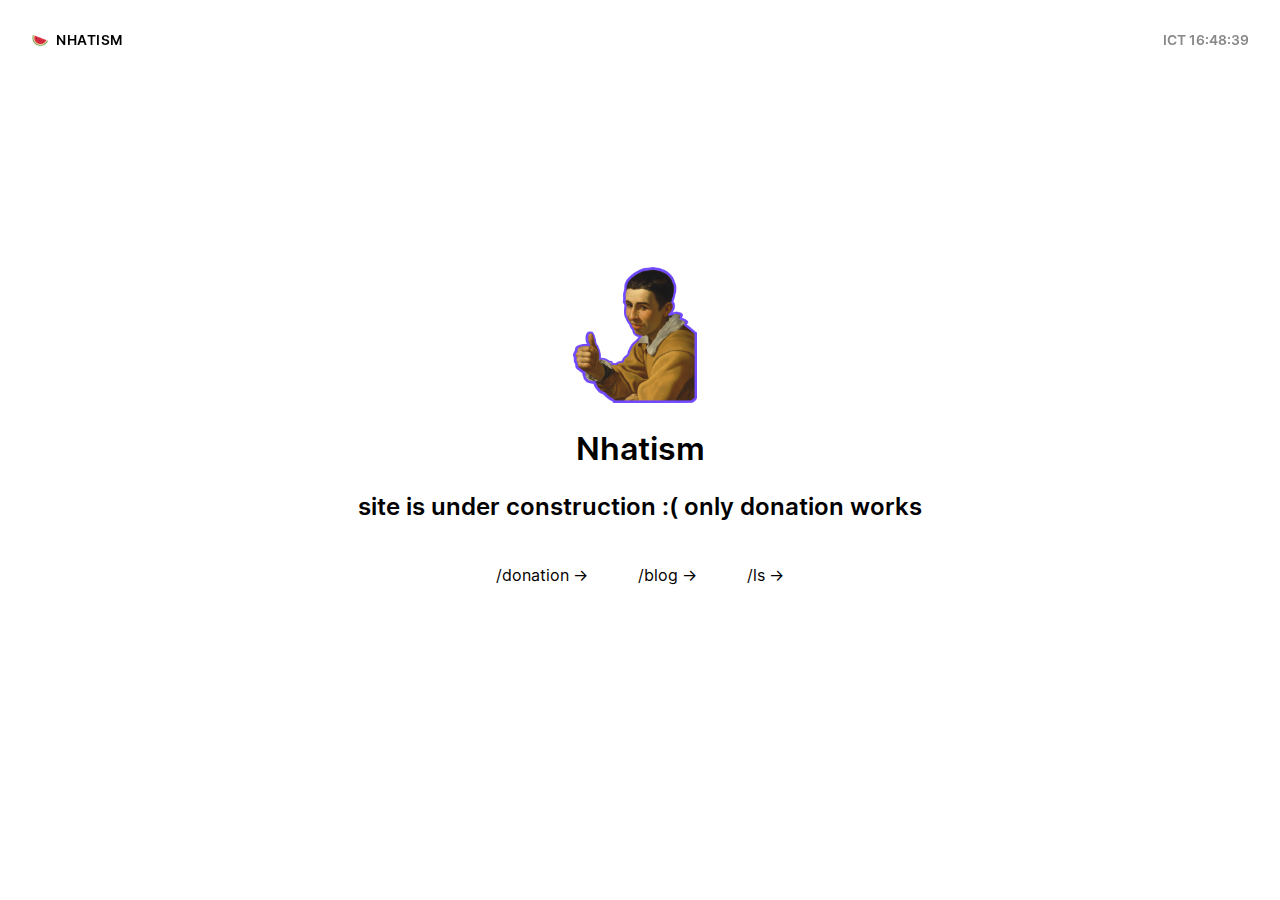
<file: index.html>
<!DOCTYPE html>
<html lang="en">
<head>

	<!-- Google tag (gtag.js) -->
	<script async src="https://www.googletagmanager.com/gtag/js?id=G-9Z1M9Z715L"></script>
	<script>
	  window.dataLayer = window.dataLayer || [];
	  function gtag(){dataLayer.push(arguments);}
	  gtag('js', new Date());

	  gtag('config', 'G-9Z1M9Z715L');
	</script>

    <meta charset="UTF-8">
    <meta name="viewport" content="width=device-width, initial-scale=1.0">
    <title>Nhatism</title>
    <link rel="stylesheet" href="/css/index.css">
    <link rel="stylesheet" href="/css/header.css">
    <link rel="icon" href="/img/essential/fav.ico" type="image/x-icon">
</head>

<body>
    <div class="header">
        <div class="header-left">
            <img src="/img/essential/fav.ico" alt="Favicon" class="favicon">
            <span style="letter-spacing: 0.04em;">NHATISM</span>
        </div>
        <div class="header-right">
            <span id="ict-time" style="color: #888;"></span>
        </div>
    </div>

    <div class="container">
        <img id="sticker" src="/img/essential/sticker.png" alt="Sticker">
        <h1>Nhatism</h1>
        <h3>site is under construction :( only donation works</h3>
        </br>
        <nav>
            <a href="/donation">/donation</a>
            <a href="/blog">/blog</a>
            <a href="#">/ls</a>
        </nav>
    </div>


    <script>
        function updateTime() {
            var now = new Date();
            var options = { timeZone: 'Asia/Ho_Chi_Minh', hour12: false, hour: '2-digit', minute: '2-digit', second: '2-digit' };
            var timeString = now.toLocaleTimeString([], options);
            document.getElementById('ict-time').textContent = " ICT " + timeString;
        }
    
        // Initial call to set the time
        updateTime();
    
        // Update the time every second
        setInterval(updateTime, 1000); // 1000 milliseconds = 1 second
    </script>    
</body>
</html>
</file>
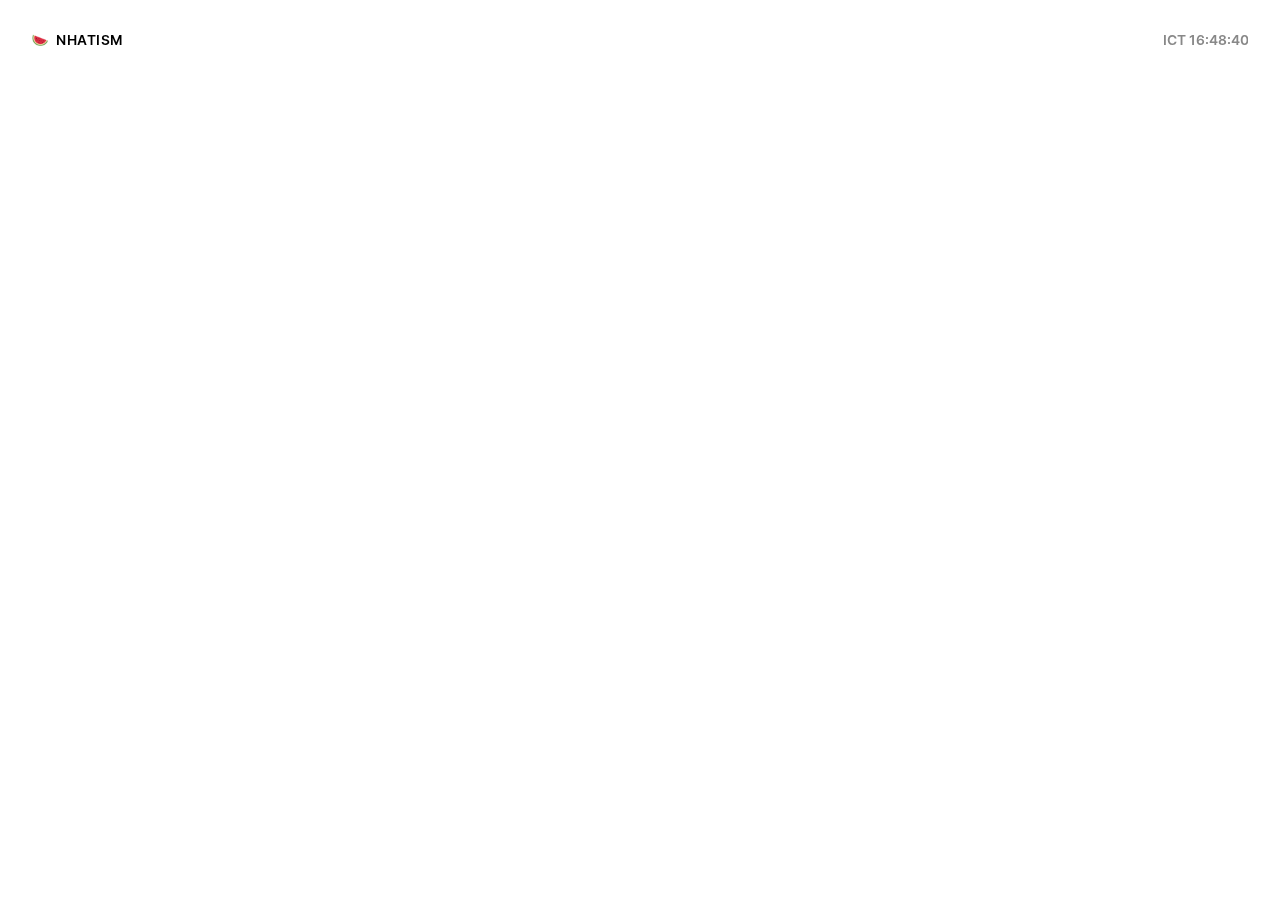
<file: about.html>
<!DOCTYPE html>
<html lang="en">
<head>
    <meta charset="UTF-8">
    <meta name="viewport" content="width=device-width, initial-scale=1.0">
    <title>About — Nhat Bui</title>
    <link rel="stylesheet" href="css/about.css">
    <link rel="stylesheet" href="css/header.css">
    <link rel="icon" href="img/essential/fav.ico" type="image/x-icon">
</head>

<body>
    <div class="header">
        <div class="header-left">
            <img src="img/essential/fav.ico" alt="Favicon" class="favicon">
            <span style="letter-spacing: 0.04em;">NHATISM</span>
        </div>
        <div class="header-right">
            <span id="ict-time" style="color: #888;"></span>
        </div>
    </div>
    

    <script>
        function updateTime() {
            var now = new Date();
            var options = { timeZone: 'Asia/Ho_Chi_Minh', hour12: false, hour: '2-digit', minute: '2-digit', second: '2-digit' };
            var timeString = now.toLocaleTimeString([], options);
            document.getElementById('ict-time').textContent = " ICT " + timeString;
        }
    
        // Initial call to set the time
        updateTime();
    
        // Update the time every second
        setInterval(updateTime, 1000); // 1000 milliseconds = 1 second
    </script>    
</body>
</html>
</file>
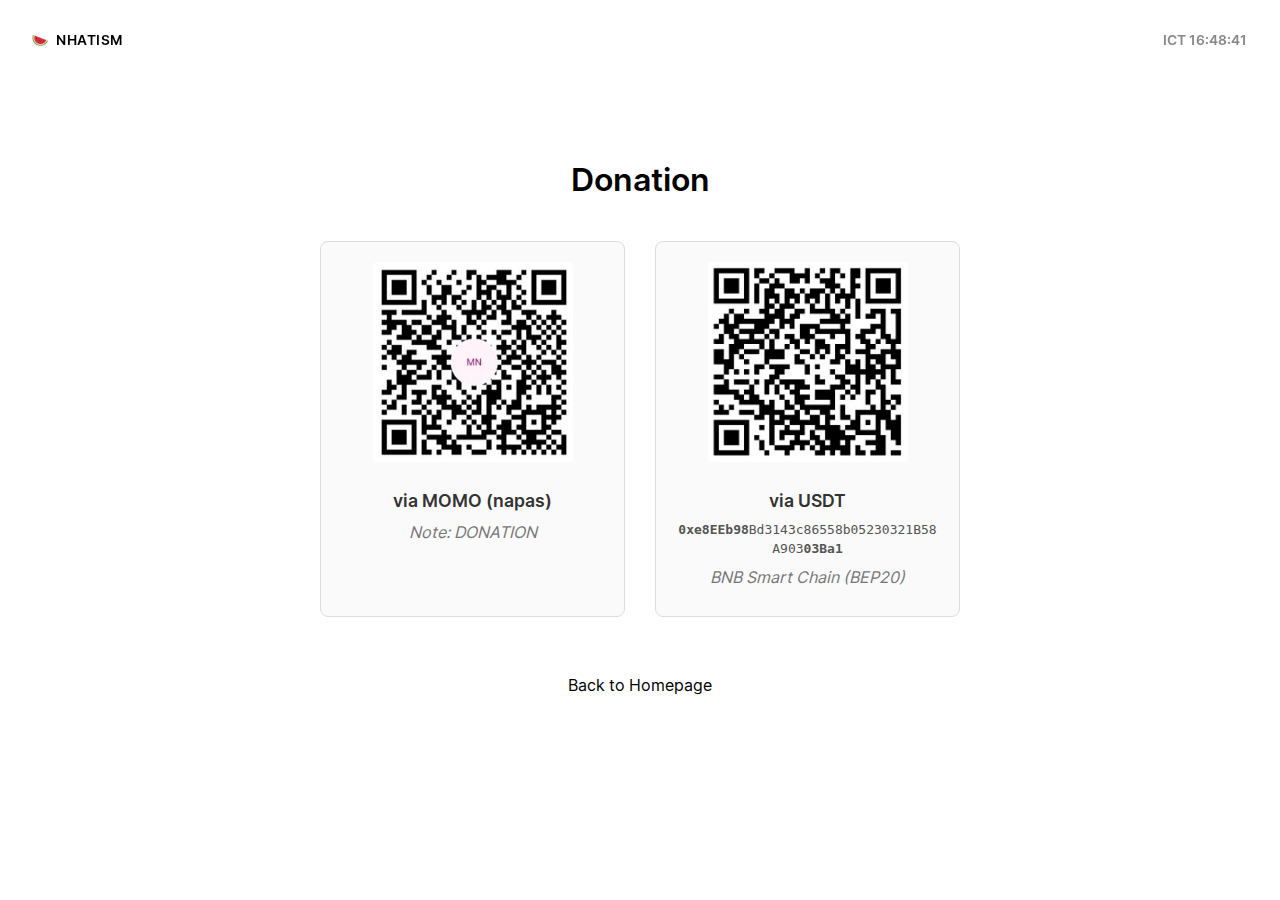
<file: donation.html>
<!DOCTYPE html>
<html lang="en">

<head>
    <meta charset="UTF-8">
    <meta name="viewport" content="width=device-width, initial-scale=1.0">
    <title>Nhatism - Donation</title>
    <link rel="stylesheet" href="/css/index.css">
    <link rel="stylesheet" href="/css/donation.css">
    <link rel="stylesheet" href="/css/header.css">
    <link rel="icon" href="/img/essential/fav.ico" type="image/x-icon">

</head>

<body>
    <div class="header">
        <div class="header-left">
            <img src="/img/essential/fav.ico" alt="Favicon" class="favicon">
            <span style="letter-spacing: 0.04em;">NHATISM</span>
        </div>
        <div class="header-right">
            <span id="ict-time" style="color: #888;"></span>
        </div>
    </div>

	<div class="container">
		<h1>Donation</h1>
		<br>
		<div class="methods-grid">
		    <div class="method">
		        <img src="img/donation/momo.jpg">
		        <p class="name">via MOMO (napas)</p>
		        <p class="note">Note: DONATION</p>
		    </div>
		    
		    <div class="method">
		        <img src="img/donation/bnb.jpg">
		        <p class="name">via USDT</p>
		        <p class="address"><b>0xe8EEb98</b>Bd3143c86558b05230321B58A903<b>03Ba1</b></p>
		        <p class="note">BNB Smart Chain (BEP20)</p>
		    </div>
		</div>
	<br>
        <p><a href="https://nhatism.github.io">Back to Homepage</p>
	</div>

    <script>
        function updateTime() {
            var now = new Date();
            var options = { timeZone: 'Asia/Ho_Chi_Minh', hour12: false, hour: '2-digit', minute: '2-digit', second: '2-digit' };
            var timeString = now.toLocaleTimeString([], options);
            document.getElementById('ict-time').textContent = " ICT " + timeString;
        }

        // Initial call to set the time
        updateTime();

        // Update the time every second
        setInterval(updateTime, 1000); // 1000 milliseconds = 1 second
    </script>
</body>

</html>
</file>
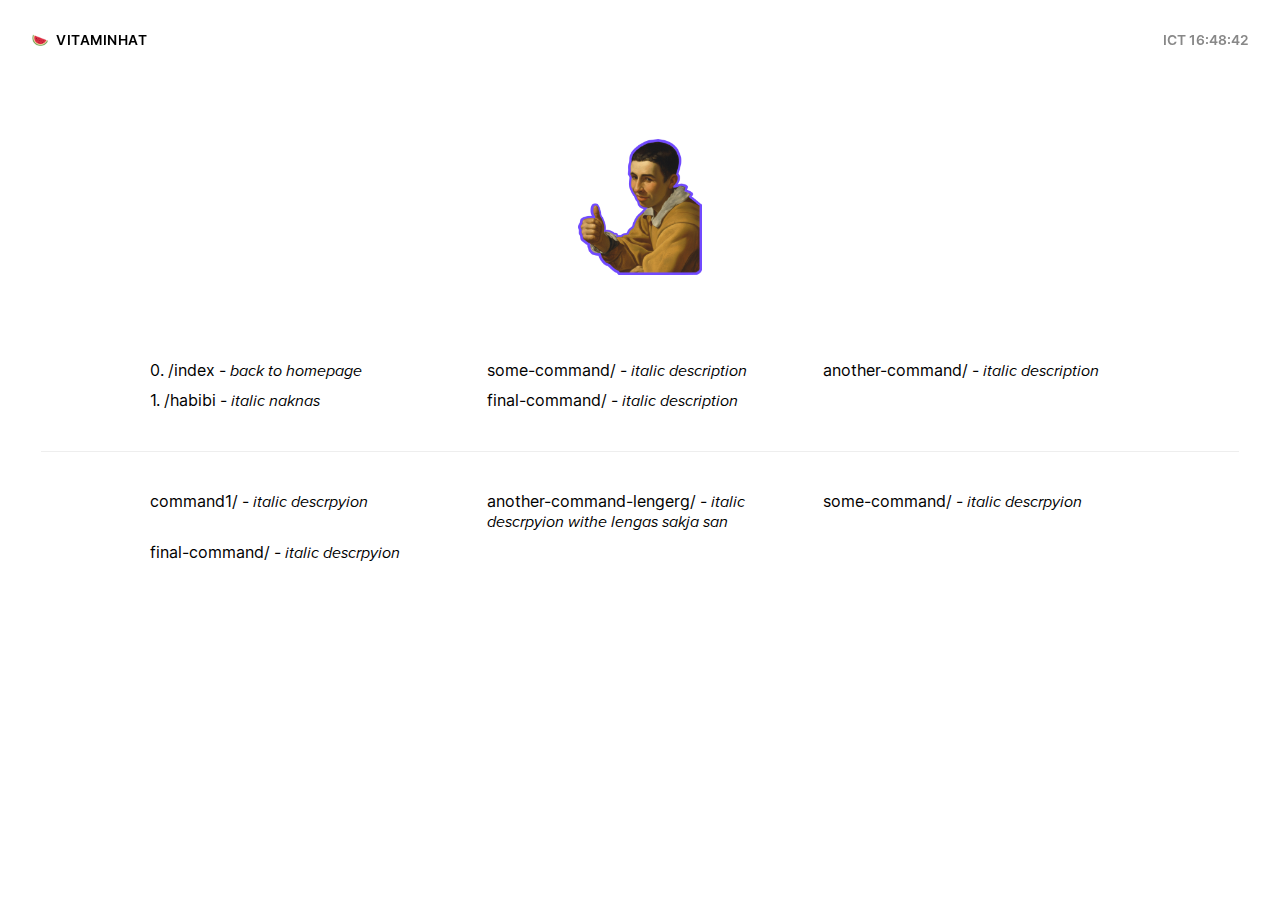
<file: ls.html>
<!DOCTYPE html>
<html lang="en">

<head>
    <meta charset="UTF-8">
    <meta name="viewport" content="width=device-width, initial-scale=1.0">
    <title>Nhat Bui</title>
    <link rel="stylesheet" href="css/ls.css">
    <link rel="stylesheet" href="css/header.css">
    <link rel="icon" href="img/essential/fav.ico" type="image/x-icon">
</head>

<body>
    <div class="header">
        <div class="header-left">
            <img src="img/essential/fav.ico" alt="Favicon" class="favicon">
            <span style="letter-spacing: 0.04em;">VITAMINHAT</span>
        </div>
        <div class="header-right">
            <span id="ict-time" style="color: #888;"></span>
        </div>
    </div>

    <div class="container">
        <img id="sticker" src="img/essential/sticker.png" alt="Sticker">
        <div class="grid-container">
            <div class="grid-item" style="grid-row: 1; grid-column: 1;">
                <a href="./" class="link">0. /index</a>
                <i>back to homepage</i>
            </div>
            <div class="grid-item" style="grid-row: 2; grid-column: 1;">
                <a href="https://example.com" class="link">1. /habibi</a>
                <i>italic naknas</i>
            </div>
            <div class="grid-item" style="grid-row: 1; grid-column: 2;">
                <a href="https://example.com" class="link">some-command/</a>
                <i>italic description</i>
            </div>
            <div class="grid-item" style="grid-row: 2; grid-column: 2;">
                <a href="https://example.com" class="link">final-command/</a>
                <i>italic description</i>
            </div>
            <div class="grid-item" style="grid-row: 1; grid-column: 3;">
                <a href="https://example.com" class="link">another-command/</a>
                <i>italic description</i>
            </div>
        </div>

        <hr> <!-- Add this line for separation -->

        <div class="grid-container">
            <div class="grid-item">
                <a href="https://example.com" class="link">command1/</a>
                <i>italic descrpyion</i>
            </div>
            <div class="grid-item">
                <a href="https://example.com" class="link">another-command-lengerg/</a>
                <i>italic descrpyion withe lengas sakja san </i>
            </div>
            <div class="grid-item">
                <a href="https://example.com" class="link">some-command/</a>
                <i>italic descrpyion</i>
            </div>
            <div class="grid-item">
                <a href="https://example.com" class="link">final-command/</a>
                <i>italic descrpyion</i>
            </div>
        </div>
    </div>

    <script>
        function updateTime() {
            var now = new Date();
            var options = { timeZone: 'Asia/Ho_Chi_Minh', hour12: false, hour: '2-digit', minute: '2-digit', second: '2-digit' };
            var timeString = now.toLocaleTimeString([], options);
            document.getElementById('ict-time').textContent = " ICT " + timeString;
        }

        // Initial call to set the time
        updateTime();

        // Update the time every second
        setInterval(updateTime, 1000); // 1000 milliseconds = 1 second
    </script>
</body>

</html>
</file>
<file: css/index.css>
@import url('fonts.css');
@import url('colors.css');


body {
    display: flex;
    justify-content: center;
    align-items: center;
    height: 100vh;
    margin: 0;
    padding: 0 1rem; /* Margin on both sides */
}

.container {
    text-align: center;
    max-width: 640px;
    width: 100%;
    margin: 0 auto;
    margin-top: -3rem;
}

#sticker {
    width: 124px;
    margin-left: -10px;
}

nav {
    display: flex;
    justify-content: center;
    gap: 50px;
}

nav a {
    transition: color 0.3s ease;
    position: relative;
}

nav a::after {
    content: " →";  /* Arrow character */
    position: relative;
    left: 0;
    transition: left 0.3s ease;  /* Moves the arrow on hover */
}

nav a:hover::after {
    left: 5px;  /* Moves arrow to the right on hover */
}

/* Optional styles for other headings and text */
h2 {
    font-size: 1.75em;
}

h3 {
    font-size: 1.5em;
}

p {
    font-size: 1em;
    line-height: 1.5;
}

a {
    color: black;
    text-decoration: none;
    text-decoration-color: var(--secondary-color);
}

a:visited {
    color: var(--text-color);
    text-decoration-color: var(--secondary-color);
}

a:hover {
    color: var(--primary-color);
    text-decoration-color: var(--primary-color);
}
</file>
<file: css/header.css>
.header {
    font-family: 'Milan', Arial, sans-serif;
    font-weight: bold;
    font-size: 0.86em;
    position: fixed;
    top: 0;
    left: 0;
    width: 100%;
    width: calc(100% - 4rem); /* Adjust width to account for side margins */
    display: flex;
    justify-content: space-between;
    align-items: center;
    z-index: 1000;
    padding: 2rem 2rem;
}

.header-left, .header-right {
    display: flex;
    align-items: center;
}

.header-right {
    white-space: nowrap; /* Prevent text wrapping */
    justify-content: flex-start; /* Align ICT time to the left */
    width: 85px; /* Set a fixed width for the ICT time container */
    overflow: hidden;
}

.header a {
        color: black;
        text-decoration-color: var(--secondary-color);
        text-decoration: none;
}

.header a:visited {
    color: var(--text-color);
    text-decoration-color: var(--secondary-color);
}

.header a:hover {
}

.favicon {
    width: 16px;
    height: 16px;
    margin-right: 0.5rem;
}
</file>
<file: css/about.css>
@import url('fonts.css');
@import url('colors.css');


body {
    display: flex;
    justify-content: center;
    align-items: center;
    height: 100vh;
    margin: 0;
    padding: 0 1rem; /* Margin on both sides */
}

.container {
    text-align: center;
    width: 100%;
    margin: 0 auto;
}

/* Heading styles */
h1 {
    font-size: 2em;
    margin-bottom: 1rem;
}

img {
    max-width: 100%;
    height: auto;
}

/* Optional styles for other headings and text */
h2 {
    font-size: 1.75emindex;
}

h3 {
    font-size: 1.5em;
}

p {
    font-size: 1em;
    line-height: 1.5;
}

a {
    color: black;
    text-decoration: underline;
    text-decoration-color: var(--secondary-color);
}

a:visited {
    color: var(--text-color);
    text-decoration-color: var(--secondary-color);
}

a:hover {
    color: var(--primary-color);
    text-decoration-color: var(--primary-color);
}
</file>
<file: css/donation.css>
.methods-grid {
    display: grid;
    grid-template-columns: 1fr 1fr;
    gap: 30px;
    margin-bottom: 20px;
}
.method {
    text-align: center;
    padding: 20px;
    border: 1px solid #ddd;
    border-radius: 8px;
    background: #fafafa;
}
.method img {
    max-width: 200px;
    height: auto;
    margin-bottom: 15px;
    border-radius: 4px;
}
.method p {
    margin: 8px 0;
    line-height: 1.4;
}
.method .name {
    font-weight: bold;
    font-size: 1.1em;
    color: #333;
}
.method .address {
    font-family: monospace;
    color: #555;
    word-break: break-all;
}
.method .note {
    color: #777;
    font-style: italic;
}

/* Responsive for small devices */
@media (max-width: 768px) {
    .container {
	    margin-top: 10rem;
       }
    .methods-grid {
        grid-template-columns: 1fr;
        gap: 20px;
}
</file>
<file: css/ls.css>
@import url('fonts.css');
@import url('colors.css');


body {
    display: block;
    /* Remove flexbox behavior */
    height: auto;
    /* Let content grow naturally */
    margin: 0 auto;
    padding: 1rem;
    /* Keep left & right spacing */
}

.container {
    width: 100%;
    margin: 0 auto;
    margin-top: 123px;
}

/* Heading styles */
h1 {
    font-size: 2em;
    margin-bottom: 1rem;
}


/* Optional styles for other headings and text */
h2 {
    font-size: 1.75em;
}

h3 {
    font-size: 1.5em;
}

p {
    font-size: 1em;
    line-height: 1.5;
}

/* Links - Normalized Text */
a {
    text-decoration: none;
    font-weight: normal;
    color: black;
}

a:visited {
    color: var(--text-color);
    text-decoration-color: var(--secondary-color);
}

a:hover {
    color: var(--primary-color);
    text-decoration-color: var(--primary-color);
}


#sticker {
    width: 124px;
    margin-bottom: 86px;
    display: block;
    margin-left: auto;
    margin-right: auto;
}


.grid-container {
    display: grid;
    grid-template-columns: repeat(3, 1fr);
    gap: 10px;
    grid-auto-flow: row; 
    /* Flow items continuously across rows */
    margin: 0 20px;
    /* Default margin on left and right */
}


.grid-item {
    padding: 0px 10px;
    line-height: 1.2;
    /* Line spacing for command-description */
}



/* Add margin between items */
.grid-item+.grid-item {
    margin-top: 0px;
    /* Space between items */
}


.grid-item a::after {
    content: " - ";
}

hr {
    border: none;
    border-top: 1px solid #eee;
    width: calc(100% - 50px);
    margin: 40px auto;
    /* Center the horizontal rule and add space above and below */
}

/* Responsive design for larger screens */
@media (min-width: 1200px) {
    .grid-container {
        margin: 0 auto;
        /* Center the container */
        max-width: 1000px;
        /* Set a maximum width */
    }
}

/* Responsive design for small screens */
@media (max-width: 768px) {
    .grid-container {
        grid-template-columns: 1fr;
        /* Single column for small screens */
    }
}

.hyphenated {
    word-break: break-all;
    /* Break words at any character */
    hyphens: auto;
    /* Automatically insert hyphens */
}

/* Optional: Ensure proper hyphenation for specific languages */
.hyphenated {
    -webkit-hyphens: auto;
    -moz-hyphens: auto;
    -ms-hyphens: auto;
    hyphens: auto;
}
</file>
